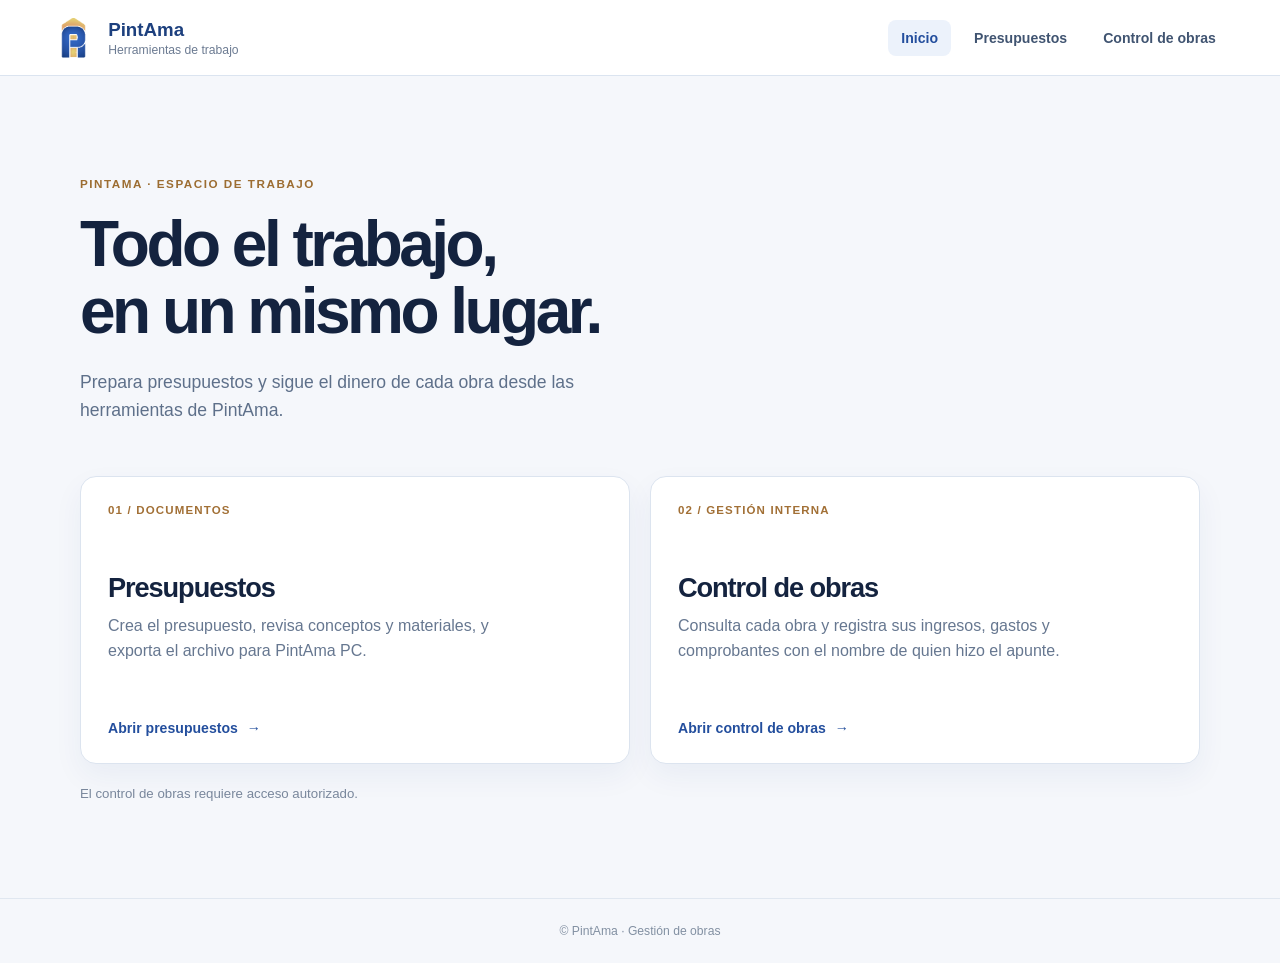
<file: index.html>
<!doctype html>
<html lang="es">
<head>
  <meta charset="utf-8">
  <meta name="viewport" content="width=device-width, initial-scale=1">
  <meta name="theme-color" content="#234e9d">
  <title>PintAma · Herramientas de trabajo</title>
  <meta name="description" content="Presupuestos y control de obras de PintAma.">
  <link rel="icon" href="assets/favicon.ico">
  <link rel="stylesheet" href="portal.css">
</head>
<body>
  <header class="site-header">
    <a class="brand" href="/"><img src="assets/pintama-logo.png" alt=""><span><strong>PintAma</strong><small>Herramientas de trabajo</small></span></a>
    <nav aria-label="Navegación principal"><a class="current" href="/">Inicio</a><a href="/presupuestos.html">Presupuestos</a><a href="https://pintama-obras.pintama-reformas.workers.dev/">Control de obras</a></nav>
  </header>
  <main>
    <div class="intro"><p class="eyebrow">PINTAMA · ESPACIO DE TRABAJO</p><h1>Todo el trabajo,<br>en un mismo lugar.</h1><p>Prepara presupuestos y sigue el dinero de cada obra desde las herramientas de PintAma.</p></div>
    <div class="tool-grid">
      <a class="tool-card" href="/presupuestos.html"><span class="number">01 / DOCUMENTOS</span><div><h2>Presupuestos</h2><p>Crea el presupuesto, revisa conceptos y materiales, y exporta el archivo para PintAma PC.</p></div><span class="action">Abrir presupuestos <span aria-hidden="true">→</span></span></a>
      <a class="tool-card" href="https://pintama-obras.pintama-reformas.workers.dev/"><span class="number">02 / GESTIÓN INTERNA</span><div><h2>Control de obras</h2><p>Consulta cada obra y registra sus ingresos, gastos y comprobantes con el nombre de quien hizo el apunte.</p></div><span class="action">Abrir control de obras <span aria-hidden="true">→</span></span></a>
    </div>
    <p class="note">El control de obras requiere acceso autorizado.</p>
  </main>
  <footer>© PintAma · Gestión de obras</footer>
</body>
</html>
</file>
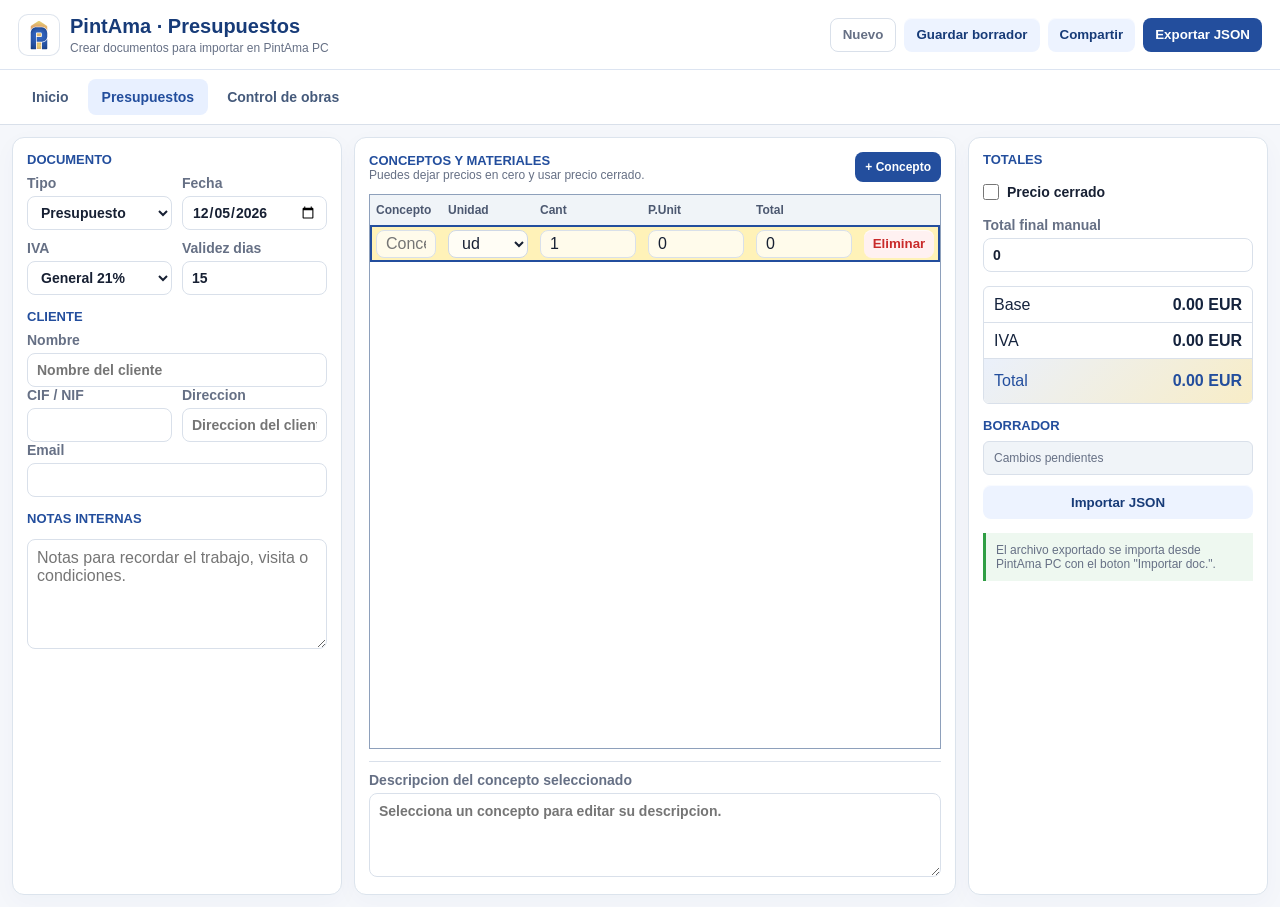
<file: presupuestos.html>
<!doctype html>
<html lang="es">
<head>
  <meta charset="utf-8">
  <meta name="viewport" content="width=device-width, initial-scale=1">
  <meta name="theme-color" content="#234e9d">
  <title>PintAma · Presupuestos</title>
  <link rel="icon" href="assets/favicon.ico">
  <link rel="icon" type="image/png" sizes="32x32" href="assets/favicon-32.png">
  <link rel="apple-touch-icon" sizes="180x180" href="assets/apple-touch-icon.png">
  <link rel="manifest" href="manifest.webmanifest">
  <link rel="stylesheet" href="styles.css">
</head>
<body>
  <header class="topbar">
    <div class="brand-block">
      <img class="brand-logo" src="assets/pintama-logo.png" alt="" aria-hidden="true">
      <div class="brand-text">
        <div class="brand">PintAma · Presupuestos</div>
        <div class="subtitle">Crear documentos para importar en PintAma PC</div>
      </div>
    </div>
    <div class="top-actions">
      <button id="btn-new" type="button" class="ghost">Nuevo</button>
      <button id="btn-save" type="button" class="secondary">Guardar borrador</button>
      <button id="btn-share" type="button" class="secondary">Compartir</button>
      <button id="btn-export" type="button" class="primary">Exportar JSON</button>
    </div>
  </header>

  <nav class="product-nav" aria-label="Navegación PintAma"><a href="/">Inicio</a><a class="selected" href="/presupuestos.html">Presupuestos</a><a href="https://pintama-obras.pintama-reformas.workers.dev/">Control de obras</a></nav>

  <main class="app-shell">
    <section class="panel form-panel" aria-label="Datos del documento">
      <div class="section-title">Documento</div>
      <div class="grid two">
        <label>
          Tipo
          <select id="tipoDocumento">
            <option value="cotizacion">Presupuesto</option>
            <option value="factura">Factura</option>
          </select>
        </label>
        <label>
          Fecha
          <input id="fechaCreacion" type="date">
        </label>
        <label>
          IVA
          <select id="tipoIVA">
            <option value="general">General 21%</option>
            <option value="reducido">Reducido 10%</option>
            <option value="superreducido">Super 4%</option>
            <option value="sin">Sin IVA</option>
          </select>
        </label>
        <label>
          Validez dias
          <input id="validez_dias" type="number" min="0" step="1" value="15">
        </label>
      </div>

      <div class="section-title">Cliente</div>
      <label>
        Nombre
        <input id="nombreCliente" type="text" placeholder="Nombre del cliente">
      </label>
      <div class="grid two">
        <label>
          CIF / NIF
          <input id="dniCliente" type="text">
        </label>
        <label>
          Direccion
          <input id="clienteTelefono" type="text" placeholder="Direccion del cliente" autocomplete="street-address">
        </label>
      </div>
      <label>
        Email
        <input id="clienteEmail" type="email">
      </label>

      <div class="section-title">Notas internas</div>
      <textarea id="notas" rows="5" placeholder="Notas para recordar el trabajo, visita o condiciones."></textarea>
    </section>

    <section class="panel items-panel" aria-label="Conceptos y materiales">
      <div class="panel-header">
        <div>
          <div class="section-title tight">Conceptos y materiales</div>
          <div class="hint">Puedes dejar precios en cero y usar precio cerrado.</div>
        </div>
        <button id="btn-add-line" type="button" class="primary small">+ Concepto</button>
      </div>

      <div class="table-wrap">
        <table>
          <thead>
            <tr>
              <th>Concepto</th>
              <th>Unidad</th>
              <th>Cant</th>
              <th>P.Unit</th>
              <th>Total</th>
              <th></th>
            </tr>
          </thead>
          <tbody id="items-body"></tbody>
        </table>
      </div>

      <div class="detail-box">
        <label>
          Descripcion del concepto seleccionado
          <textarea id="selected-description" rows="4" placeholder="Selecciona un concepto para editar su descripcion."></textarea>
        </label>
      </div>
    </section>

    <aside class="panel totals-panel" aria-label="Totales y archivo">
      <div class="section-title">Totales</div>
      <label class="check-row">
        <input id="usar_total_manual" type="checkbox">
        <span>Precio cerrado</span>
      </label>
      <label>
        Total final manual
        <input id="total_manual" type="number" min="0" step="0.01" value="0">
      </label>
      <div class="summary">
        <div><span>Base</span><strong id="summary-base">0.00 EUR</strong></div>
        <div><span>IVA</span><strong id="summary-iva">0.00 EUR</strong></div>
        <div class="total"><span>Total</span><strong id="summary-total">0.00 EUR</strong></div>
      </div>

      <div class="section-title">Borrador</div>
      <div id="draft-status" class="status">Sin guardar</div>
      <button id="btn-import" type="button" class="secondary full">Importar JSON</button>
      <input id="file-import" type="file" accept=".json,application/json" hidden>

      <div class="note">
        El archivo exportado se importa desde PintAma PC con el boton "Importar doc.".
      </div>
    </aside>
  </main>

  <script src="app.js"></script>
</body>
</html>
</file>
<file: portal.css>
:root{font-family:Arial,"Segoe UI",sans-serif;color:#14233f;background:#f5f7fb;font-size:16px}*{box-sizing:border-box}body{margin:0;min-height:100vh;display:flex;flex-direction:column}a{color:inherit;text-decoration:none}.site-header{height:76px;background:#fff;border-bottom:1px solid #dbe4f0;display:flex;align-items:center;justify-content:space-between;padding:0 clamp(20px,4vw,65px);gap:24px}.brand{display:flex;align-items:center;gap:12px}.brand img{width:45px;height:45px;object-fit:contain}.brand strong,.brand small{display:block}.brand strong{font-size:1.17rem;color:#1d407e}.brand small{font-size:.76rem;color:#6c7b92;margin-top:2px}nav{display:flex;gap:10px;align-items:center}nav a{padding:10px 13px;border-radius:8px;color:#405471;font-size:.88rem;font-weight:700}nav a:hover,nav a.current{background:#ecf2fb;color:#234e9d}main{width:min(1120px,calc(100% - 40px));margin:clamp(70px,11vh,150px) auto 80px}.intro{max-width:670px}.eyebrow{font-size:.73rem;font-weight:800;color:#9c6d32;letter-spacing:.13em;margin:0 0 18px}h1{font-size:clamp(2.6rem,5vw,4.6rem);letter-spacing:-.055em;line-height:1.05;margin:0 0 24px}p{line-height:1.55}.intro>p:last-child{font-size:1.1rem;color:#5e708a;max-width:570px}.tool-grid{display:grid;grid-template-columns:repeat(2,minmax(0,1fr));gap:20px;margin-top:52px}.tool-card{background:#fff;border:1px solid #dce4ef;border-radius:16px;min-height:288px;padding:27px;display:flex;flex-direction:column;justify-content:space-between;box-shadow:0 12px 30px rgba(23,59,120,.055);transition:border-color .2s,transform .2s}.tool-card:hover{border-color:#95b0dc;transform:translateY(-3px)}.number{font-size:.72rem;color:#a27036;font-weight:800;letter-spacing:.1em}h2{font-size:1.7rem;letter-spacing:-.04em;margin:0 0 10px}.tool-card p{color:#667790;margin:0;max-width:420px}.action{color:#234e9d;font-weight:800;font-size:.88rem}.action span{margin-left:5px}.note{font-size:.83rem;color:#79879c;margin-top:20px}footer{margin-top:auto;padding:25px;text-align:center;border-top:1px solid #e0e7f0;color:#8290a2;font-size:.76rem}a:focus-visible{outline:3px solid #d2a85e;outline-offset:3px}@media(max-width:700px){.site-header{height:auto;padding:15px 20px;display:block}nav{overflow:auto;margin-top:15px}nav a{white-space:nowrap;font-size:.78rem}main{margin:50px auto}.tool-grid{grid-template-columns:1fr;margin-top:35px}.tool-card{min-height:245px}}
</file>
<file: styles.css>
:root {
  --bg: #f5f7fb;
  --panel: #ffffff;
  --panel-soft: #f0f4f8;
  --line: #d9e0ea;
  --text: #172033;
  --muted: #667085;
  --blue: #234e9d;
  --blue-dark: #173b78;
  --blue-soft: #e8f0ff;
  --gold: #d7b75a;
  --gold-soft: #fff4bf;
  --green: #2f9e44;
  --yellow: #fff2b8;
  --danger: #c92a2a;
  --shadow: 0 18px 42px rgba(23, 43, 87, 0.12);
}

.product-nav{display:flex;gap:5px;padding:9px 18px;background:#fff;border-bottom:1px solid #d9e0ea;overflow-x:auto}
.product-nav a{display:inline-block;padding:10px 14px;border-radius:8px;text-decoration:none;color:#455a7b;font-size:14px;font-weight:700;white-space:nowrap}
.product-nav a:hover,.product-nav a.selected{background:#e8f0ff;color:#234e9d}
.product-nav a:focus-visible{outline:3px solid #d7b75a;outline-offset:2px}

* {
  box-sizing: border-box;
}

body {
  margin: 0;
  min-height: 100vh;
  background:
    linear-gradient(135deg, rgba(35, 78, 157, 0.13) 0%, rgba(245, 247, 251, 0.96) 38%, rgba(255, 244, 191, 0.84) 100%),
    linear-gradient(180deg, #ffffff 0%, #f3f6fb 100%);
  background-attachment: fixed;
  color: var(--text);
  font-family: Arial, Helvetica, sans-serif;
  font-size: 14px;
}

.topbar {
  position: sticky;
  top: 0;
  z-index: 20;
  min-height: 70px;
  display: flex;
  align-items: center;
  justify-content: space-between;
  gap: 16px;
  padding: 12px 18px;
  background: linear-gradient(135deg, rgba(255, 255, 255, 0.98) 0%, rgba(235, 241, 253, 0.96) 100%);
  border-bottom: 3px solid transparent;
  border-image: linear-gradient(90deg, var(--blue), var(--gold)) 1;
  box-shadow: 0 12px 28px rgba(23, 43, 87, 0.1);
  backdrop-filter: blur(12px);
}

.brand {
  color: var(--blue-dark);
  font-size: 20px;
  font-weight: 800;
}

.subtitle {
  margin-top: 3px;
  color: var(--muted);
  font-size: 12px;
}

.top-actions {
  display: flex;
  align-items: center;
  gap: 8px;
  flex-wrap: wrap;
  justify-content: flex-end;
}

.brand-block {
  display: flex;
  align-items: center;
  gap: 10px;
  min-width: 0;
}

.brand-logo {
  width: 42px;
  height: 42px;
  flex: 0 0 auto;
  object-fit: contain;
  padding: 4px;
  border: 1px solid rgba(217, 224, 234, 0.86);
  border-radius: 10px;
  background: rgba(255, 255, 255, 0.9);
  box-shadow: 0 10px 24px rgba(23, 43, 87, 0.12);
}

.brand-text {
  min-width: 0;
}

button {
  height: 34px;
  border: 0;
  padding: 0 12px;
  border-radius: 8px;
  font-weight: 700;
  cursor: pointer;
  color: var(--text);
  background: var(--panel-soft);
  box-shadow: 0 1px 0 rgba(255, 255, 255, 0.7) inset;
  transition: transform 0.12s ease, filter 0.12s ease, box-shadow 0.12s ease;
}

button:hover {
  filter: brightness(0.97);
}

button:active {
  transform: translateY(1px);
}

button.primary {
  background: linear-gradient(135deg, #2f5db4, var(--blue-dark));
  color: #fff;
  box-shadow: 0 10px 22px rgba(35, 78, 157, 0.22);
}

button.secondary {
  background: linear-gradient(135deg, #edf4ff, #dce8f8);
  color: var(--blue-dark);
}

button.ghost {
  background: rgba(255, 255, 255, 0.72);
  color: var(--muted);
  border: 1px solid var(--line);
}

button.small {
  height: 30px;
  padding: 0 10px;
  font-size: 12px;
}

button.full {
  width: 100%;
}

.app-shell {
  display: grid;
  grid-template-areas: "form items totals";
  grid-template-columns: minmax(260px, 330px) minmax(420px, 1fr) minmax(250px, 300px);
  gap: 12px;
  padding: 12px;
  height: calc(100vh - 70px);
}

.form-panel {
  grid-area: form;
}

.items-panel {
  grid-area: items;
}

.totals-panel {
  grid-area: totals;
}

.panel {
  background: rgba(255, 255, 255, 0.9);
  border: 1px solid rgba(217, 224, 234, 0.92);
  border-radius: 12px;
  box-shadow: var(--shadow);
  padding: 14px;
  min-width: 0;
  overflow: auto;
  backdrop-filter: blur(10px);
}

.items-panel {
  display: flex;
  flex-direction: column;
  gap: 12px;
}

.panel-header {
  display: flex;
  align-items: center;
  justify-content: space-between;
  gap: 12px;
}

.section-title {
  margin: 14px 0 8px;
  color: var(--blue);
  font-size: 13px;
  font-weight: 800;
  text-transform: uppercase;
}

.section-title:first-child {
  margin-top: 0;
}

.section-title.tight {
  margin: 0;
}

.hint,
.note,
.status {
  color: var(--muted);
  font-size: 12px;
}

.note {
  margin-top: 14px;
  padding: 10px;
  background: #eef8f0;
  border-left: 3px solid var(--green);
}

.status {
  min-height: 34px;
  display: flex;
  align-items: center;
  margin-bottom: 10px;
  padding: 8px 10px;
  background: var(--panel-soft);
  border: 1px solid var(--line);
  border-radius: 6px;
}

.grid {
  display: grid;
  gap: 10px;
}

.grid.two {
  grid-template-columns: 1fr 1fr;
}

label {
  display: block;
  color: var(--muted);
  font-size: 12px;
  font-weight: 700;
}

input,
select,
textarea {
  width: 100%;
  max-width: 100%;
  min-width: 0;
  margin-top: 5px;
  border: 1px solid var(--line);
  border-radius: 8px;
  background: rgba(255, 255, 255, 0.94);
  color: var(--text);
  font: inherit;
  outline: none;
}

input,
select {
  height: 34px;
  padding: 0 9px;
}

input[type="date"] {
  display: block;
  width: 100%;
  max-width: 100%;
  min-width: 0;
  appearance: none;
  -webkit-appearance: none;
  text-align: left;
}

input[type="date"]::-webkit-date-and-time-value {
  min-height: 1.2em;
  text-align: left;
}

input[type="date"]::-webkit-calendar-picker-indicator {
  margin-left: auto;
}

textarea {
  resize: vertical;
  min-height: 80px;
  padding: 9px;
}

input:focus,
select:focus,
textarea:focus {
  border-color: var(--blue);
  box-shadow: 0 0 0 2px rgba(35, 78, 157, 0.12);
}

.check-row {
  display: flex;
  align-items: center;
  gap: 8px;
  min-height: 34px;
  margin-bottom: 8px;
  color: var(--text);
}

.check-row input {
  width: 16px;
  height: 16px;
  margin: 0;
}

.table-wrap {
  flex: 1;
  min-height: 260px;
  overflow: auto;
  border: 1px solid #8ea0bb;
}

table {
  width: 100%;
  border-collapse: collapse;
  table-layout: fixed;
}

thead th {
  height: 30px;
  background: var(--panel-soft);
  color: #4c5870;
  font-size: 12px;
  text-align: left;
  border-bottom: 1px solid var(--line);
}

th,
td {
  padding: 4px 6px;
  vertical-align: middle;
}

th:nth-child(1) {
  width: 39%;
}

th:nth-child(2) {
  width: 92px;
}

th:nth-child(3),
th:nth-child(4),
th:nth-child(5) {
  width: 108px;
}

th:nth-child(6) {
  width: 82px;
}

tbody tr {
  background: var(--yellow);
}

tbody tr.selected {
  outline: 2px solid var(--blue);
  outline-offset: -2px;
}

td input,
td select {
  height: 28px;
  margin: 0;
  background: rgba(255, 255, 255, 0.72);
}

td select {
  cursor: pointer;
  padding-right: 24px;
  appearance: auto;
  background-color: rgba(255, 255, 255, 0.86);
  border-color: #cfd8e6;
  color: var(--text);
}

.delete-line {
  width: 100%;
  height: 28px;
  padding: 0 8px;
  background: #fff1f1;
  color: var(--danger);
  overflow: hidden;
  text-overflow: ellipsis;
  white-space: nowrap;
}

.detail-box {
  border-top: 1px solid var(--line);
  padding-top: 10px;
}

.summary {
  margin-top: 14px;
  border: 1px solid var(--line);
  border-radius: 6px;
  overflow: hidden;
}

.summary div {
  display: flex;
  align-items: center;
  justify-content: space-between;
  min-height: 36px;
  padding: 0 10px;
  border-bottom: 1px solid var(--line);
}

.summary div:last-child {
  border-bottom: 0;
}

.summary .total {
  min-height: 44px;
  background: linear-gradient(135deg, #eaf0fb, #f8edc7);
  color: var(--blue);
  font-size: 16px;
}

.share-overlay {
  position: fixed;
  inset: 0;
  z-index: 100;
  display: flex;
  align-items: flex-end;
  justify-content: center;
  padding: 18px;
  background: rgba(9, 18, 35, 0.42);
  backdrop-filter: blur(10px);
}

.share-sheet {
  width: min(560px, 100%);
  background: rgba(255, 255, 255, 0.98);
  border: 1px solid rgba(217, 224, 234, 0.92);
  border-radius: 18px;
  box-shadow: 0 24px 70px rgba(9, 18, 35, 0.26);
  padding: 16px;
}

.share-head {
  display: flex;
  align-items: flex-start;
  justify-content: space-between;
  gap: 12px;
  margin-bottom: 14px;
}

.share-head strong {
  display: block;
  color: var(--blue-dark);
  font-size: 18px;
}

.share-head span,
.share-help {
  color: var(--muted);
  font-size: 13px;
}

.share-close {
  width: 38px;
  min-width: 38px;
  height: 38px;
  padding: 0;
  border-radius: 50%;
}

.share-grid {
  display: grid;
  grid-template-columns: repeat(3, 1fr);
  gap: 10px;
}

.share-option {
  min-height: 54px;
  display: flex;
  align-items: center;
  justify-content: center;
  padding: 10px;
  border: 1px solid var(--line);
  border-radius: 14px;
  background: linear-gradient(135deg, #f8fbff, #e8f0ff);
  color: var(--blue-dark);
  font-weight: 800;
  text-align: center;
  text-decoration: none;
}

.share-option.primary-share {
  border-color: transparent;
  background: linear-gradient(135deg, #2f5db4, var(--blue-dark));
  color: #fff;
}

.share-help {
  margin: 12px 2px 0;
  line-height: 1.35;
}

@media (max-width: 1180px) {
  .app-shell {
    grid-template-areas:
      "form totals"
      "items items";
    grid-template-columns: minmax(280px, 1fr) minmax(260px, 320px);
    height: auto;
    min-height: calc(100vh - 70px);
  }

  .panel {
    overflow: visible;
  }

  .items-panel {
    min-height: 520px;
  }
}

@media (max-width: 760px) {
  body {
    font-size: 15px;
    background:
      linear-gradient(160deg, rgba(35, 78, 157, 0.15) 0%, rgba(255, 255, 255, 0.96) 34%, rgba(255, 244, 191, 0.9) 100%),
      #f5f7fb;
    padding-bottom: 18px;
  }

  .topbar {
    align-items: flex-start;
    flex-direction: column;
    gap: 10px;
    padding: 14px 12px 16px;
    background: linear-gradient(160deg, rgba(255, 255, 255, 0.98), rgba(232, 240, 255, 0.96));
  }

  .brand {
    font-size: 22px;
    letter-spacing: 0;
  }

  .brand-logo {
    width: 46px;
    height: 46px;
  }

  .subtitle {
    font-size: 13px;
  }

  .top-actions {
    display: grid;
    grid-template-columns: 1fr 1fr;
    width: 100%;
  }

  .top-actions button {
    width: 100%;
    height: 42px;
  }

  .app-shell {
    grid-template-areas:
      "form"
      "items"
      "totals";
    grid-template-columns: 1fr;
    gap: 10px;
    padding: 10px;
    min-height: 0;
  }

  .panel {
    border-radius: 14px;
    padding: 14px;
    box-shadow: 0 12px 30px rgba(23, 43, 87, 0.12);
  }

  .grid.two {
    grid-template-columns: 1fr;
    gap: 8px;
  }

  input,
  select {
    min-height: 42px;
    font-size: 16px;
    border-radius: 10px;
  }

  input[type="date"] {
    height: 42px;
    line-height: 42px;
    padding: 0 14px;
  }

  input[type="date"]::-webkit-date-and-time-value {
    padding: 0;
    text-align: left;
  }

  textarea {
    font-size: 16px;
  }

  button {
    min-height: 42px;
  }

  button.small {
    height: 42px;
    min-width: 118px;
    font-size: 13px;
  }

  .panel-header {
    align-items: stretch;
  }

  .panel-header > div {
    min-width: 0;
  }

  .table-wrap {
    min-height: 0;
    overflow: visible;
    border: 0;
  }

  table,
  thead,
  tbody,
  tr,
  td {
    display: block;
    width: 100%;
  }

  thead {
    display: none;
  }

  tbody {
    display: grid;
    gap: 10px;
  }

  tbody tr {
    position: relative;
    display: grid;
    gap: 8px;
    padding: 12px;
    background: linear-gradient(160deg, #fff7bd 0%, #fffce4 100%);
    border: 1px solid #d5dfef;
    border-radius: 10px;
    box-shadow: 0 8px 18px rgba(23, 43, 87, 0.08);
  }

  tbody tr.selected {
    outline: 0;
    border-color: var(--blue);
    box-shadow: 0 0 0 2px rgba(35, 78, 157, 0.12);
  }

  tbody tr::before {
    content: "Concepto";
    color: var(--blue);
    font-size: 12px;
    font-weight: 800;
    text-transform: uppercase;
  }

  td {
    display: grid;
    grid-template-columns: 88px minmax(0, 1fr);
    align-items: center;
    gap: 8px;
    padding: 0;
  }

  td::before {
    content: attr(data-label);
    color: var(--muted);
    font-size: 12px;
    font-weight: 800;
  }

  td[data-label="Concepto"] {
    grid-template-columns: 1fr;
  }

  td[data-label="Concepto"]::before,
  td[data-label="Acciones"]::before {
    display: none;
  }

  td input,
  td select {
    height: 42px;
    min-height: 42px;
    border-radius: 10px;
  }

  .delete-line {
    width: 100%;
    height: 40px;
    font-weight: 800;
  }

  .detail-box textarea {
    min-height: 112px;
  }

  .summary div {
    min-height: 42px;
  }

  .summary .total {
    min-height: 52px;
    font-size: 17px;
  }

  .note {
    line-height: 1.35;
  }

  .share-overlay {
    padding: 10px;
  }

  .share-sheet {
    border-radius: 22px 22px 16px 16px;
    padding: 16px;
  }

  .share-grid {
    grid-template-columns: 1fr 1fr;
  }

  .share-option {
    min-height: 58px;
  }
}

@media (max-width: 420px) {
  .top-actions {
    grid-template-columns: 1fr;
  }

  .share-grid {
    grid-template-columns: 1fr;
  }
}

/* Identidad visual compartida con Control de obras. */
body {
  background: #f5f7fb;
  color: #15233d;
  font-family: Arial, "Segoe UI", sans-serif;
  font-size: 16px;
}
.topbar {
  position: relative;
  background: #fff;
  border: 0;
  border-bottom: 1px solid #dce4f1;
  box-shadow: none;
  backdrop-filter: none;
}
.brand-logo { box-shadow: none; }
.app-shell { height: calc(100vh - 118px); }
.panel {
  background: #fff;
  border-color: #dce4ed;
  box-shadow: 0 7px 24px #1b3f7d08;
  backdrop-filter: none;
}
button.primary { background: #234e9d; box-shadow: none; }
button.secondary { background: #edf3ff; }
label { font-size: 14px; }
input, select, textarea { background: #fff; }
@media (max-width: 1180px) { .app-shell { height: auto; } }
@media (max-width: 760px) {
  body { background: #f5f7fb; }
  .topbar { background: #fff; }
  .app-shell { height: auto; }
  tbody tr { background: #fff; }
}
</file>
